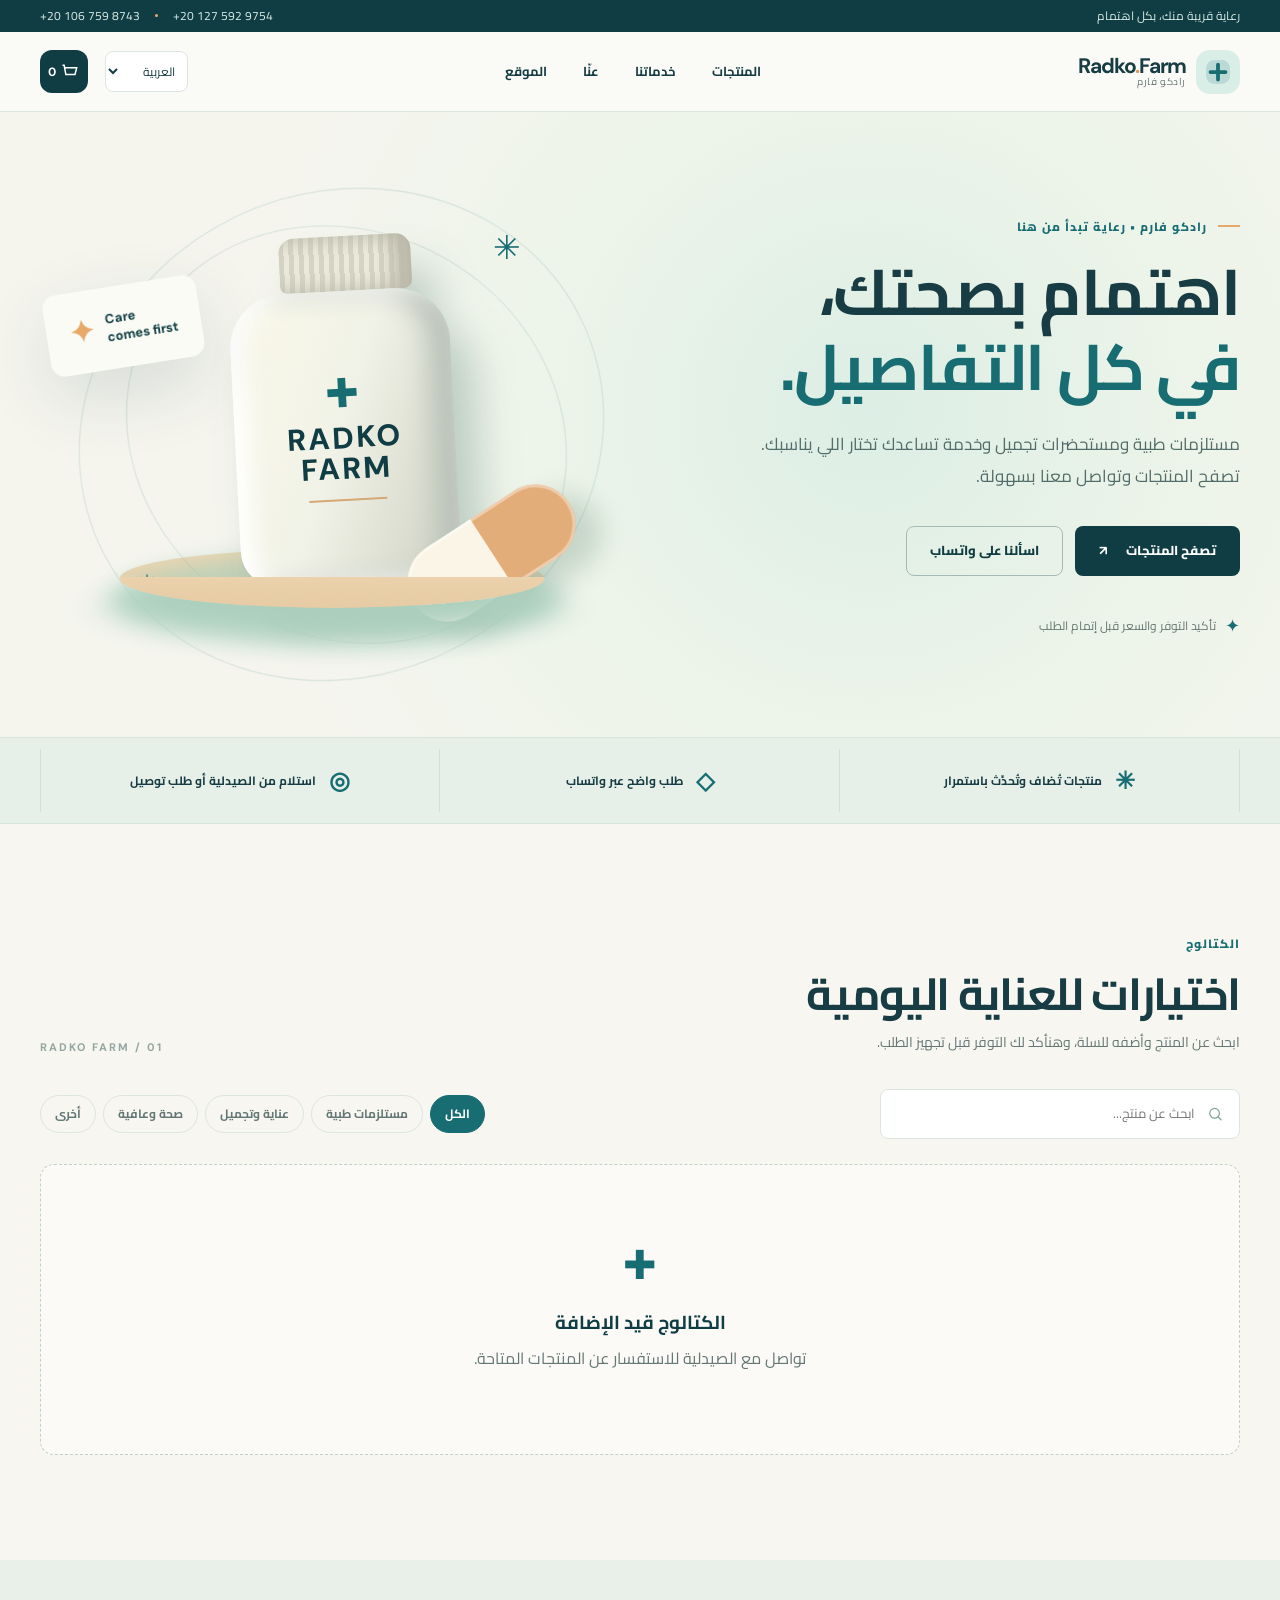
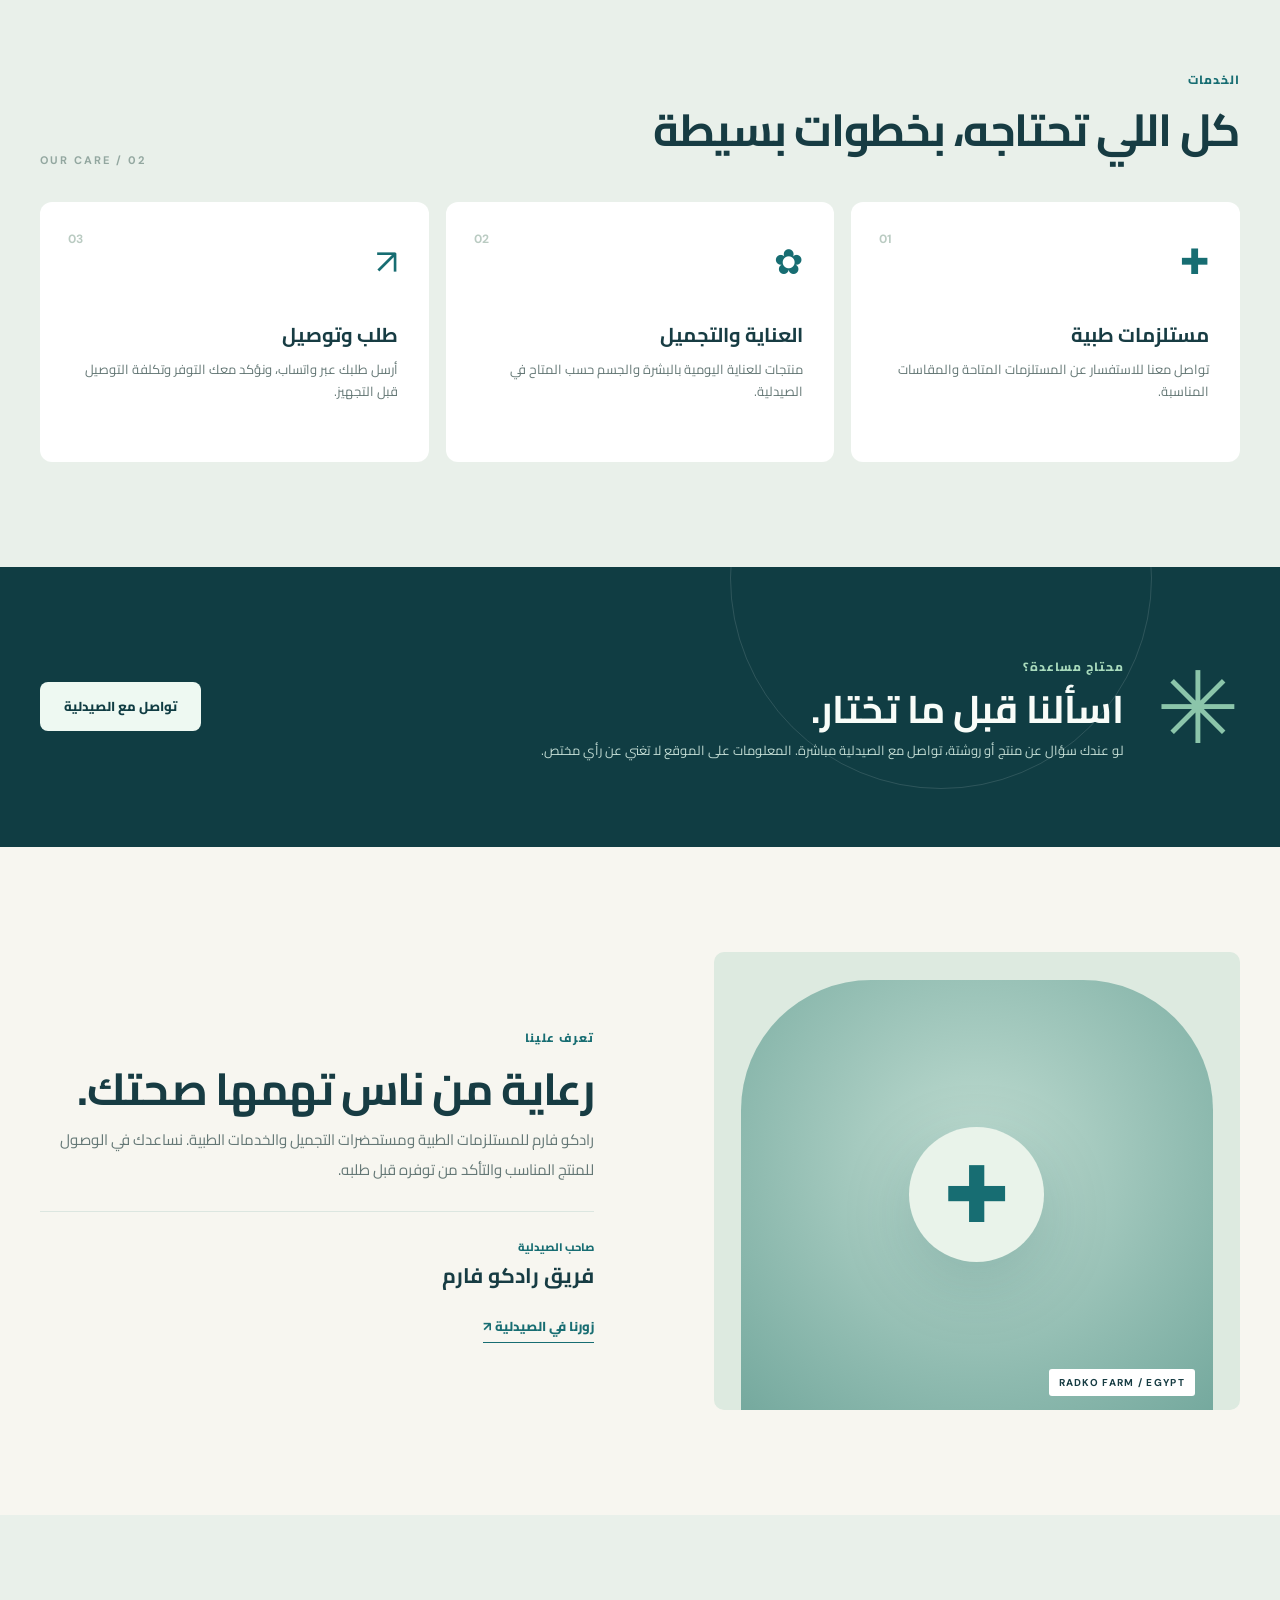
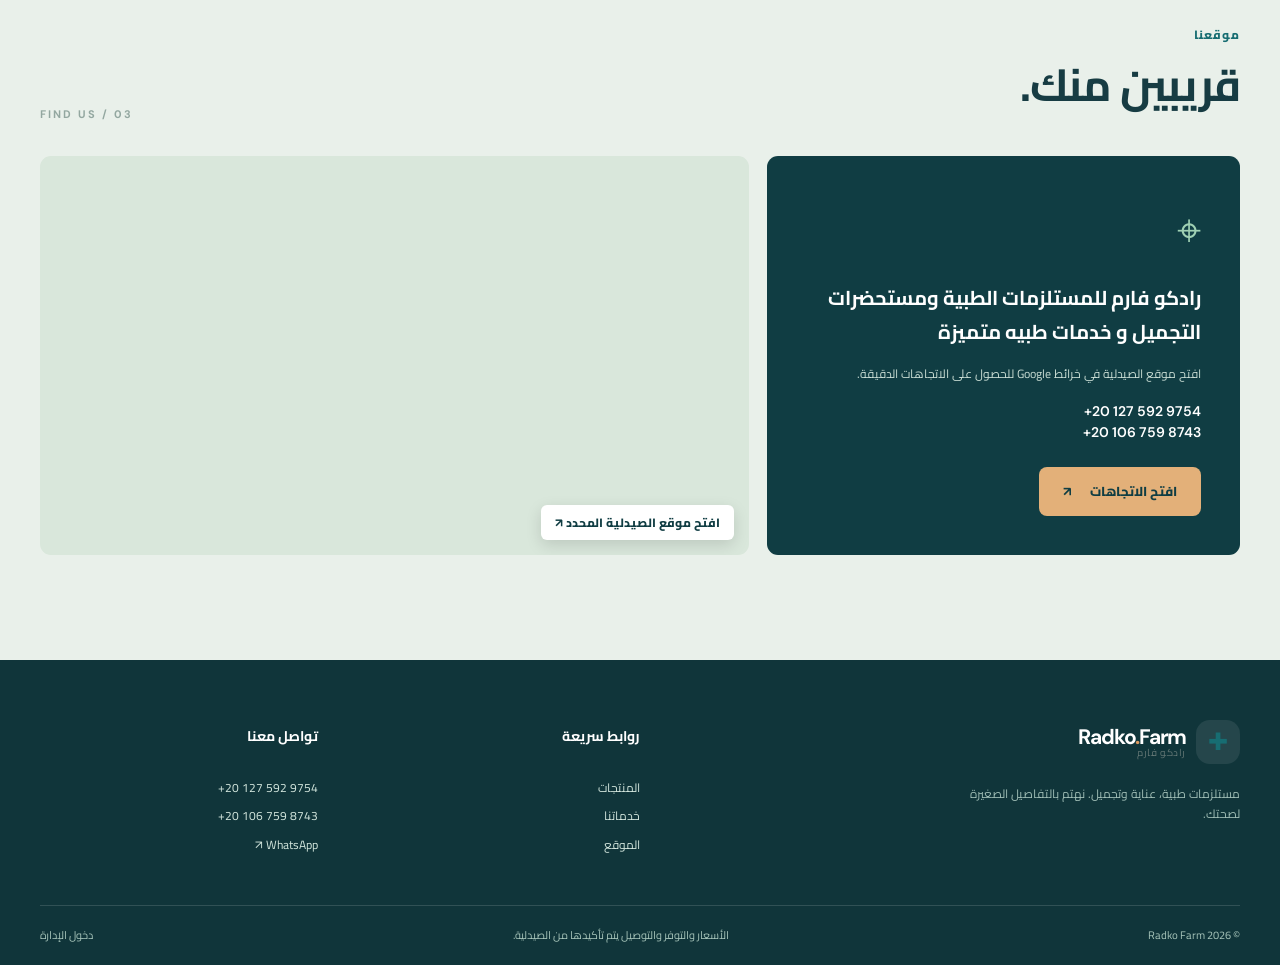
<file: index.html>
<!doctype html>
<html lang="ar" dir="rtl">
<head>
  <meta charset="utf-8">
  <meta name="viewport" content="width=device-width, initial-scale=1">
  <meta name="theme-color" content="#103d43">
  <meta name="description" content="Radko Farm — medical supplies, cosmetics and pharmacy assistance in Egypt. Browse the catalog and send an order via WhatsApp.">
  <title>Radko Farm | رادكو فارم</title>
  <link rel="icon" href="assets/favicon.svg" type="image/svg+xml">
  <link rel="preconnect" href="https://fonts.googleapis.com">
  <link rel="preconnect" href="https://fonts.gstatic.com" crossorigin>
  <link href="https://fonts.googleapis.com/css2?family=Cairo:wght@400;500;600;700;800&family=DM+Sans:wght@400;500;600;700&display=swap" rel="stylesheet">
  <link rel="stylesheet" href="styles.css">
  <script defer src="config.js"></script>
  <script defer src="app.js"></script>
</head>
<body>
  <a class="skip-link" href="#main">Skip to content</a>
  <div class="topline"><div class="container topline-inner"><span data-i18n="topline">رعاية قريبة منك، بكل اهتمام</span><div class="topline-links"><a href="tel:+201275929754" dir="ltr">+20 127 592 9754</a><span class="dot"></span><a href="tel:+201067598743" dir="ltr">+20 106 759 8743</a></div></div></div>
  <header class="header" id="top"><div class="container header-inner">
    <a href="#top" class="brand" aria-label="Radko Farm"><span class="brand-mark" aria-hidden="true"><svg viewBox="0 0 48 48"><rect x="8" y="8" width="32" height="32" rx="11" fill="currentColor" opacity=".15"/><path d="M24 14v20M14 24h20" stroke="currentColor" stroke-width="5" stroke-linecap="round"/></svg></span><span><strong>Radko<span class="brand-accent">.</span>Farm</strong><small>رادكو فارم</small></span></a>
    <nav class="nav" aria-label="Main navigation"><a href="#products" data-i18n="navProducts">المنتجات</a><a href="#services" data-i18n="navServices">خدماتنا</a><a href="#about" data-i18n="navAbout">عنّا</a><a href="#location" data-i18n="navLocation">الموقع</a></nav>
    <div class="header-actions"><label class="sr-only" for="language">Language</label><select id="language" class="language" aria-label="Language"><option value="ar">العربية</option><option value="en">English</option><option value="ru">Русский</option></select><button type="button" class="cart-trigger" id="cart-open" aria-label="Open cart"><svg viewBox="0 0 24 24" aria-hidden="true"><path d="M3 4h2l2 11h11l2-8H6M9 20h.01M18 20h.01"/></svg><span id="cart-count">0</span></button></div>
  </div></header>
  <main id="main">
    <section class="hero"><div class="container hero-grid"><div class="hero-copy"><div class="eyebrow"><span class="eyebrow-line"></span><span data-i18n="eyebrow">رادكو فارم • رعاية تبدأ من هنا</span></div><h1 data-i18n="heroTitle">اهتمام بصحتك،<br><em>في كل التفاصيل.</em></h1><p data-i18n="heroText">مستلزمات طبية ومستحضرات تجميل وخدمة تساعدك تختار اللي يناسبك. تصفح المنتجات وتواصل معنا بسهولة.</p><div class="hero-actions"><a class="btn btn-primary" href="#products"><span data-i18n="browse">تصفح المنتجات</span><span aria-hidden="true">↗</span></a><a class="btn btn-outline" href="https://wa.me/201275929754" target="_blank" rel="noopener noreferrer"><span data-i18n="askUs">اسألنا على واتساب</span></a></div><div class="hero-proof"><span class="proof-icon">✦</span><span data-i18n="heroNote">تأكيد التوفر والسعر قبل إتمام الطلب</span></div></div><div class="hero-art" aria-hidden="true"><div class="art-orbit orbit-one"></div><div class="art-orbit orbit-two"></div><div class="art-platform"></div><div class="art-bottle"><div class="bottle-lid"></div><div class="bottle-body"><span class="bottle-cross">✚</span><span class="bottle-name">RADKO<br>FARM</span><span class="bottle-line"></span></div></div><div class="art-card art-card-one"><span>✦</span><span>Care<br>comes first</span></div><div class="art-pill"><span></span><span></span></div><div class="art-spark spark-one">✳</div><div class="art-spark spark-two">✳</div><div class="art-floor"></div></div></div></section>
    <div class="trust-strip"><div class="container trust-grid"><div><span class="trust-glyph">✳</span><span data-i18n="trustOne">منتجات تُضاف وتُحدَّث باستمرار</span></div><div><span class="trust-glyph">◇</span><span data-i18n="trustTwo">طلب واضح عبر واتساب</span></div><div><span class="trust-glyph">◎</span><span data-i18n="trustThree">استلام من الصيدلية أو طلب توصيل</span></div></div></div>
    <section id="products" class="section products-section"><div class="container"><div class="section-top"><div><span class="section-kicker" data-i18n="catalogKicker">الكتالوج</span><h2 data-i18n="catalogTitle">اختيارات للعناية اليومية</h2><p data-i18n="catalogText">ابحث عن المنتج وأضفه للسلة، وهنأكد لك التوفر قبل تجهيز الطلب.</p></div><span class="section-number">01 / RADKO FARM</span></div><div class="catalog-tools"><div class="search-box"><svg viewBox="0 0 24 24" aria-hidden="true"><circle cx="11" cy="11" r="7"/><path d="m16 16 5 5"/></svg><input id="search" type="search" autocomplete="off" data-i18n-placeholder="searchPlaceholder" placeholder="ابحث عن منتج..." aria-label="Search products"></div><div class="filter-tabs" id="category-filters" aria-label="Categories"></div></div><div id="catalog-status" class="catalog-status" role="status"></div><div class="product-grid" id="product-grid"></div></div></section>
    <section id="services" class="section services-section"><div class="container"><div class="section-top"><div><span class="section-kicker" data-i18n="servicesKicker">الخدمات</span><h2 data-i18n="servicesTitle">كل اللي تحتاجه، بخطوات بسيطة</h2></div><span class="section-number">02 / OUR CARE</span></div><div class="service-grid"><article class="service-card"><span class="service-icon">✚</span><span class="service-index">01</span><h3 data-i18n="serviceOneTitle">مستلزمات طبية</h3><p data-i18n="serviceOneText">تواصل معنا للاستفسار عن المستلزمات المتاحة والمقاسات المناسبة.</p></article><article class="service-card"><span class="service-icon">✿</span><span class="service-index">02</span><h3 data-i18n="serviceTwoTitle">العناية والتجميل</h3><p data-i18n="serviceTwoText">منتجات للعناية اليومية بالبشرة والجسم حسب المتاح في الصيدلية.</p></article><article class="service-card"><span class="service-icon">↗</span><span class="service-index">03</span><h3 data-i18n="serviceThreeTitle">طلب وتوصيل</h3><p data-i18n="serviceThreeText">أرسل طلبك عبر واتساب، ونؤكد معك التوفر وتكلفة التوصيل قبل التجهيز.</p></article></div></div></section>
    <section class="banner"><div class="container banner-inner"><span class="banner-star" aria-hidden="true">✳</span><div><span class="section-kicker" data-i18n="bannerKicker">محتاج مساعدة؟</span><h2 data-i18n="bannerTitle">اسألنا قبل ما تختار.</h2><p data-i18n="bannerText">لو عندك سؤال عن منتج أو روشتة، تواصل مع الصيدلية مباشرة. المعلومات على الموقع لا تغني عن رأي مختص.</p></div><a class="btn btn-light" href="https://wa.me/201275929754" target="_blank" rel="noopener noreferrer" data-i18n="contactPharmacy">تواصل مع الصيدلية</a></div></section>
    <section id="about" class="section about-section"><div class="container about-grid"><div class="owner-image-wrap"><div class="owner-image" id="owner-image"><span class="owner-placeholder" aria-hidden="true">✚</span></div><span class="owner-image-caption">RADKO FARM / EGYPT</span></div><div class="about-copy"><span class="section-kicker" data-i18n="aboutKicker">تعرف علينا</span><h2 data-i18n="aboutTitle">رعاية من ناس تهمها صحتك.</h2><p data-i18n="aboutText">رادكو فارم للمستلزمات الطبية ومستحضرات التجميل والخدمات الطبية. نساعدك في الوصول للمنتج المناسب والتأكد من توفره قبل طلبه.</p><div class="about-divider"></div><span class="owner-label" data-i18n="ownerLabel">صاحب الصيدلية</span><strong id="owner-name" data-i18n="ownerDefault">فريق رادكو فارم</strong><a class="text-link" href="#location"><span data-i18n="visitUs">زورنا في الصيدلية</span> ↗</a></div></div></section>
    <section id="location" class="section location-section"><div class="container"><div class="section-top"><div><span class="section-kicker" data-i18n="locationKicker">موقعنا</span><h2 data-i18n="locationTitle">قريبين منك.</h2></div><span class="section-number">03 / FIND US</span></div><div class="location-grid"><div class="location-card"><span class="location-pin">⌖</span><h3>رادكو فارم للمستلزمات الطبية ومستحضرات التجميل و خدمات طبيه متميزة</h3><p data-i18n="locationDesc">افتح موقع الصيدلية في خرائط Google للحصول على الاتجاهات الدقيقة.</p><div class="location-phones"><a href="tel:+201275929754" dir="ltr">+20 127 592 9754</a><a href="tel:+201067598743" dir="ltr">+20 106 759 8743</a></div><a id="maps-link" class="btn btn-primary" href="https://maps.app.goo.gl/P6s7EeJ9SLahWybB9?g_st=atm" target="_blank" rel="noopener noreferrer"><span data-i18n="directions">افتح الاتجاهات</span> ↗</a></div><div class="map-wrap"><iframe id="map-frame" title="Radko Farm on Google Maps" loading="lazy" referrerpolicy="no-referrer-when-downgrade" allowfullscreen src="https://maps.google.com/maps?q=%D8%B1%D8%A7%D8%AF%D9%83%D9%88%20%D9%81%D8%A7%D8%B1%D9%85%20%D9%84%D9%84%D9%85%D8%B3%D8%AA%D9%84%D8%B2%D9%85%D8%A7%D8%AA%20%D8%A7%D9%84%D8%B7%D8%A8%D9%8A%D8%A9&amp;output=embed"></iframe><a class="map-overlay-link" href="https://maps.app.goo.gl/P6s7EeJ9SLahWybB9?g_st=atm" target="_blank" rel="noopener noreferrer" data-i18n="openExactPin">افتح موقع الصيدلية المحدد ↗</a></div></div></div></section>
  </main>
  <footer class="footer"><div class="container footer-grid"><div><a class="brand footer-brand" href="#top"><span class="brand-mark">✚</span><span><strong>Radko<span class="brand-accent">.</span>Farm</strong><small>رادكو فارم</small></span></a><p data-i18n="footerText">مستلزمات طبية، عناية وتجميل. نهتم بالتفاصيل الصغيرة لصحتك.</p></div><div><h3 data-i18n="footerLinks">روابط سريعة</h3><a href="#products" data-i18n="navProducts">المنتجات</a><a href="#services" data-i18n="navServices">خدماتنا</a><a href="#location" data-i18n="navLocation">الموقع</a></div><div><h3 data-i18n="footerContact">تواصل معنا</h3><a href="tel:+201275929754" dir="ltr">+20 127 592 9754</a><a href="tel:+201067598743" dir="ltr">+20 106 759 8743</a><a href="https://wa.me/201275929754" target="_blank" rel="noopener noreferrer">WhatsApp ↗</a></div></div><div class="container footer-bottom"><span>© <span id="year"></span> Radko Farm</span><span data-i18n="footerDisclaimer">الأسعار والتوفر والتوصيل يتم تأكيدها من الصيدلية.</span><a href="admin.html" data-i18n="adminLink">دخول الإدارة</a></div></footer>
  <div class="drawer-backdrop" id="drawer-backdrop" hidden></div><aside class="cart-drawer" id="cart-drawer" role="dialog" aria-modal="true" aria-labelledby="cart-title" aria-hidden="true"><div class="drawer-head"><div><span class="section-kicker" data-i18n="yourOrder">طلبك</span><h2 id="cart-title" data-i18n="cartTitle">سلة المشتريات</h2></div><button type="button" id="cart-close" class="icon-button" aria-label="Close cart">×</button></div><div id="cart-items" class="cart-items"></div><div class="checkout-panel"><div class="total-row"><span data-i18n="subtotal">المنتجات</span><strong id="subtotal">0 EGP</strong></div><label for="delivery-zone" data-i18n="deliveryMethod">طريقة الاستلام</label><select id="delivery-zone"><option value="pickup" data-i18n="pickup">استلام من الصيدلية</option><option value="near" data-i18n="deliveryNear">توصيل قريب (تقديري)</option><option value="far" data-i18n="deliveryFar">توصيل أبعد (تقديري)</option></select><div class="total-row"><span data-i18n="deliveryFee">توصيل تقديري</span><strong id="delivery-fee">0 EGP</strong></div><p class="estimate-note" data-i18n="estimateNote">التكلفة تقديرية. الصيدلية تؤكد العنوان والتكلفة النهائية قبل تجهيز الطلب.</p><div class="total-row grand"><span data-i18n="estimatedTotal">الإجمالي التقديري</span><strong id="grand-total">0 EGP</strong></div><form id="checkout-form"><label for="customer-name" data-i18n="yourName">الاسم</label><input id="customer-name" required maxlength="80" autocomplete="name" data-i18n-placeholder="namePlaceholder" placeholder="اسمك"><label for="customer-phone" data-i18n="yourPhone">رقم الهاتف</label><input id="customer-phone" type="tel" required maxlength="25" autocomplete="tel" pattern="[+0-9()\s-]{7,25}" dir="ltr" placeholder="+20 ..."><label for="customer-address" data-i18n="address">العنوان أو تفاصيل الاستلام</label><textarea id="customer-address" maxlength="300" rows="2" data-i18n-placeholder="addressPlaceholder" placeholder="المنطقة، الشارع، علامة مميزة"></textarea><button type="submit" class="btn btn-primary checkout-button" data-i18n="sendWhatsApp">إرسال الطلب عبر واتساب ↗</button><button type="button" class="btn btn-telegram checkout-button" id="send-telegram" hidden data-i18n="sendTelegram">إرسال عبر تيليجرام ↗</button></form><p class="checkout-note" data-i18n="checkoutNote">سيُفتح تطبيق المراسلة برسالة جاهزة. يُرسل الطلب بعد ضغط زر الإرسال هناك. لا يتم الدفع على الموقع.</p></div></aside>
  <div id="toast" class="toast" role="status" aria-live="polite"></div>
</body></html>
</file>
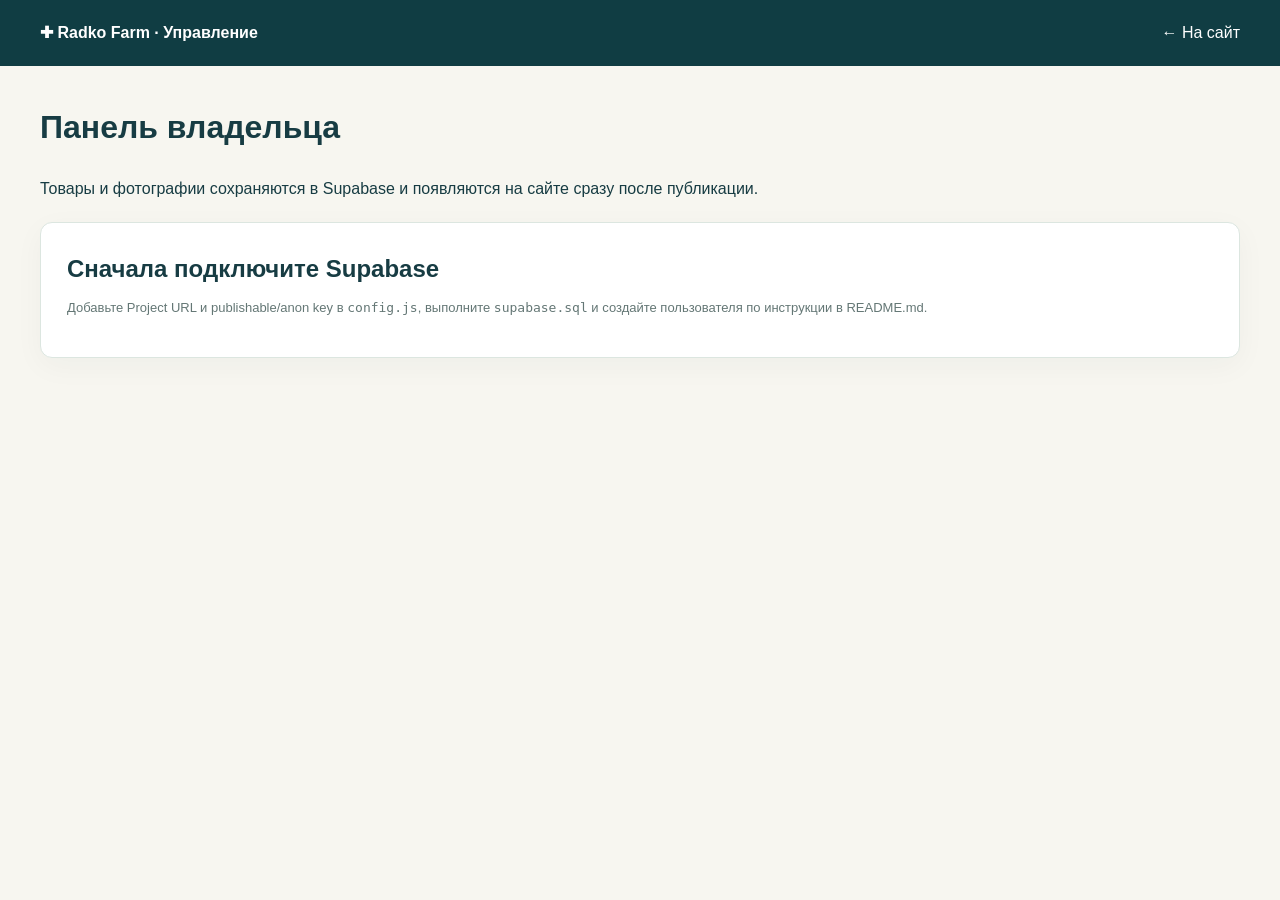
<file: admin.html>
<!doctype html><html lang="ru"><head><meta charset="utf-8"><meta name="viewport" content="width=device-width, initial-scale=1"><meta name="robots" content="noindex,nofollow"><title>Управление | Radko Farm</title><link rel="icon" href="assets/favicon.svg" type="image/svg+xml"><link rel="stylesheet" href="styles.css"><script defer src="config.js"></script><script defer src="admin.js"></script></head><body class="admin-page" dir="ltr"><header class="admin-header"><div class="container"><strong>✚ Radko Farm · Управление</strong><a href="index.html">← На сайт</a></div></header><main class="container admin-main"><h1>Панель владельца</h1><p>Товары и фотографии сохраняются в Supabase и появляются на сайте сразу после публикации.</p><div id="admin-config-error" class="admin-card admin-hidden"><h2>Сначала подключите Supabase</h2><p>Добавьте Project URL и publishable/anon key в <code>config.js</code>, выполните <code>supabase.sql</code> и создайте пользователя по инструкции в README.md.</p></div><section id="login-panel" class="admin-card"><h2>Вход</h2><p>Войдите под учётной записью, добавленной в таблицу <code>admin_users</code>.</p><form id="login-form" class="admin-form"><label>Email<input id="login-email" type="email" autocomplete="username" required></label><label>Пароль<input id="login-password" type="password" autocomplete="current-password" required></label><button class="btn btn-primary full" type="submit">Войти</button></form></section><div id="admin-panel" class="admin-hidden"><section class="admin-card"><div style="display:flex;justify-content:space-between;align-items:center;gap:12px"><h2>Товары</h2><button id="logout" class="btn btn-outline" type="button">Выйти</button></div><p>Добавьте названия на трёх языках. Цена в египетских фунтах. Если цена неизвестна, оставьте поле пустым и клиент увидит «по запросу».</p><form id="product-form" class="admin-form"><input id="product-id" type="hidden"><label>Название — العربية *<input id="name-ar" required maxlength="150" dir="rtl"></label><label>Название — English *<input id="name-en" required maxlength="150"></label><label>Название — Русский *<input id="name-ru" required maxlength="150"></label><label>Категория<select id="product-category"><option value="medical">Медицинские товары</option><option value="skincare">Косметика и уход</option><option value="wellness">Для здоровья</option><option value="other">Прочее</option></select></label><label class="full">Описание — العربية<textarea id="description-ar" rows="2" maxlength="500" dir="rtl"></textarea></label><label class="full">Описание — English<textarea id="description-en" rows="2" maxlength="500"></textarea></label><label class="full">Описание — Русский<textarea id="description-ru" rows="2" maxlength="500"></textarea></label><label>Цена (EGP)<input id="product-price" type="number" inputmode="decimal" min="0" max="999999" step="0.01" placeholder="Пусто = по запросу"></label><label>Фотография товара (JPG, PNG, WebP; до 3 МБ)<input id="product-image" type="file" accept="image/jpeg,image/png,image/webp"></label><label><input id="product-available" type="checkbox" checked> Есть в наличии</label><label><input id="product-active" type="checkbox" checked> Показывать на сайте</label><div class="full"><button class="btn btn-primary" type="submit" id="product-save">Сохранить товар</button> <button class="btn btn-outline" type="button" id="product-reset">Новый товар</button></div></form><p class="admin-message" id="product-message" role="status"></p><h3>Список товаров</h3><div id="admin-products" class="admin-products"></div></section><section class="admin-card"><h2>Владелец аптеки</h2><p>Укажите имя на трёх языках и загрузите портрет. Фото станет видно на главной странице.</p><form id="owner-form" class="admin-form"><label>Имя — العربية<input id="owner-ar" maxlength="150" dir="rtl"></label><label>Имя — English<input id="owner-en" maxlength="150"></label><label>Имя — Русский<input id="owner-ru" maxlength="150"></label><label>Фото (JPG, PNG, WebP; до 3 МБ)<input id="owner-photo" type="file" accept="image/jpeg,image/png,image/webp"></label><img class="admin-preview" id="owner-preview" alt="Текущий портрет" hidden><div class="full"><button class="btn btn-primary" type="submit">Сохранить профиль</button></div></form><p class="admin-message" id="owner-message" role="status"></p></section></div></main></body></html>
</file>
<file: styles.css>
:root{--ink:#173c43;--deep:#103d43;--teal:#176d72;--mint:#bce6dc;--cream:#f7f6f0;--line:#dce6e0;--muted:#647775;--orange:#e6a96a;--white:#fff;--shadow:0 24px 70px rgba(13,55,58,.13)}*{box-sizing:border-box}html{scroll-behavior:smooth;scroll-padding-top:88px}body{margin:0;background:var(--cream);color:var(--ink);font-family:Cairo,'DM Sans',sans-serif;line-height:1.65}body[dir=ltr]{font-family:'DM Sans',Cairo,sans-serif}button,input,textarea,select{font:inherit}button{cursor:pointer}a{color:inherit;text-decoration:none}svg{width:24px;height:24px;fill:none;stroke:currentColor;stroke-width:1.8}.container{width:min(1200px,calc(100% - 48px));margin-inline:auto}.sr-only{position:absolute;width:1px;height:1px;padding:0;margin:-1px;overflow:hidden;clip:rect(0,0,0,0);white-space:nowrap;border:0}.skip-link{position:absolute;z-index:1000;top:-100px;background:#fff;padding:10px}.skip-link:focus{top:5px}a:focus-visible,button:focus-visible,input:focus-visible,select:focus-visible,textarea:focus-visible{outline:3px solid var(--orange);outline-offset:3px}.topline{background:var(--deep);color:#d8ebe5;font-size:12px}.topline-inner{min-height:32px;display:flex;align-items:center;justify-content:space-between;gap:16px}.topline-links{display:flex;align-items:center;gap:15px}.dot{background:var(--orange);height:3px;width:3px;border-radius:50%}.header{background:rgba(250,250,246,.96);border-bottom:1px solid var(--line);position:sticky;top:0;z-index:30;backdrop-filter:blur(16px)}.header-inner{min-height:79px;display:flex;align-items:center;justify-content:space-between;gap:25px}.brand{display:flex;align-items:center;gap:10px;line-height:1.08;white-space:nowrap}.brand-mark{display:grid;place-items:center;width:44px;height:44px;background:#d9eee7;color:var(--teal);border-radius:14px;font-size:24px}.brand-mark svg{width:36px;height:36px;stroke:none}.brand strong{display:block;direction:ltr;font-family:'DM Sans',sans-serif;font-size:21px;letter-spacing:-1.1px}.brand small{display:block;color:var(--muted);font-size:10px;letter-spacing:.6px}.brand-accent{color:#db9960}.nav{display:flex;gap:36px;font-size:13px;font-weight:700}.nav a{transition:color .2s}.nav a:hover{color:var(--teal)}.header-actions{display:flex;align-items:center;gap:17px}.language{border:1px solid var(--line);border-radius:8px;background:#fff;padding:7px 8px;color:var(--ink);font-size:12px;max-width:100px}.cart-trigger{border:0;background:var(--deep);color:#fff;border-radius:12px;min-width:48px;height:43px;display:flex;align-items:center;justify-content:center;gap:4px}.cart-trigger svg{width:20px;height:20px}.cart-trigger span{font:700 12px 'DM Sans',sans-serif}.hero{background:radial-gradient(circle at 68% 48%,#dceee5 0,#edf4e9 35%,#f5f5ee 67%);overflow:hidden}.hero-grid{min-height:625px;display:grid;grid-template-columns:1fr 1fr;align-items:center;gap:55px}.hero-copy{padding-block:75px;position:relative;z-index:2}.eyebrow,.section-kicker{display:inline-flex;align-items:center;gap:11px;color:var(--teal);font-size:12px;font-weight:800;letter-spacing:1px}.eyebrow-line{width:22px;height:2px;background:var(--orange)}h1,h2,h3,p{margin-top:0}.hero h1{font-size:clamp(43px,5vw,75px);line-height:1.16;letter-spacing:-2.6px;margin:19px 0 24px;max-width:650px}body[dir=rtl] .hero h1{letter-spacing:-1.2px}.hero h1 em{font-style:normal;color:var(--teal)}.hero-copy>p{max-width:510px;color:#526c6a;font-size:17px;line-height:1.9}.hero-actions{display:flex;gap:12px;flex-wrap:wrap;margin-top:34px}.btn{border:1px solid transparent;border-radius:8px;padding:13px 23px;display:inline-flex;justify-content:center;align-items:center;gap:18px;font-size:13px;font-weight:800;min-height:49px;transition:transform .2s,background .2s,box-shadow .2s}.btn:hover{transform:translateY(-3px);box-shadow:0 10px 24px rgba(13,55,58,.14)}.btn-primary{background:var(--deep);color:#fff}.btn-outline{border-color:#a5bab5;color:var(--deep);background:transparent}.btn-light{background:#eef9f2;color:var(--deep);white-space:nowrap}.hero-proof{display:flex;gap:9px;align-items:center;font-size:12px;color:var(--muted);margin-top:35px}.proof-icon{color:var(--teal);font-size:18px}.hero-art{height:555px;position:relative;perspective:1000px;transform-style:preserve-3d;direction:ltr}.art-orbit{position:absolute;border:1px solid rgba(56,126,115,.17);border-radius:50%;inset:45px 5px 25px 35px;transform:rotate(-24deg)}.orbit-two{inset:85px 40px 65px 80px;transform:rotate(31deg)}.art-platform{position:absolute;left:13%;bottom:58px;width:78%;height:91px;border-radius:50%;background:#a8d1c0;filter:blur(11px);opacity:.65}.art-floor{position:absolute;left:14%;bottom:70px;width:74%;height:110px;background:linear-gradient(#f0d9b4,#e6cba4);transform:rotateX(67deg);border-radius:50%;box-shadow:0 42px 45px #accfbd}.art-bottle{position:absolute;z-index:3;width:220px;height:350px;left:34%;top:89px;filter:drop-shadow(23px 34px 20px rgba(30,82,73,.25));animation:float 6s ease-in-out infinite}.bottle-lid{height:55px;width:132px;margin:auto;background:repeating-linear-gradient(90deg,#d5d4c4 0 5px,#ebe9db 5px 10px);border-radius:15px 15px 8px 8px;box-shadow:inset -16px 0 20px #b9b7a7;transform:rotate(-3deg)}.bottle-body{height:292px;width:220px;border-radius:54px 54px 36px 36px;background:linear-gradient(110deg,#f8f7e9 10%,#f1f2e7 48%,#cbcfc1);box-shadow:inset 14px 0 24px #fff,inset -21px 0 27px #b9c1b8;display:flex;flex-direction:column;align-items:center;justify-content:center;transform:rotate(-3deg)}.bottle-cross{color:var(--teal);font-size:40px;line-height:1}.bottle-name{font:800 30px/1.02 'DM Sans',sans-serif;letter-spacing:3px;text-align:center;color:var(--deep);margin-top:10px}.bottle-line{width:78px;height:2px;background:#d5a875;margin-top:15px}.art-card{position:absolute;z-index:5;top:138px;left:1%;background:#f9fbf4;padding:20px 23px;border-radius:14px;box-shadow:var(--shadow);transform:rotate(-9deg);display:flex;gap:12px;align-items:center;color:var(--deep);font:700 13px/1.4 'DM Sans',sans-serif;animation:float 7s ease-in-out infinite reverse}.art-card>span:first-child{font-size:30px;color:var(--orange)}.art-pill{position:absolute;z-index:4;right:5%;bottom:109px;width:185px;height:80px;border-radius:45px;background:#e3ad79;transform:rotate(-33deg);box-shadow:17px 22px 26px #7b9c8b55;overflow:hidden;animation:float 7s ease-in-out infinite}.art-pill span:first-child{position:absolute;background:#faf5e6;width:50%;height:100%;left:0}.art-pill span:last-child{position:absolute;inset:0;border:3px solid #ffffff60;border-radius:inherit}.art-spark{position:absolute;color:var(--teal);font-size:33px}.spark-one{top:73px;right:16%;animation:spin 12s linear infinite}.spark-two{bottom:98px;left:17%;font-size:24px;animation:spin 15s linear infinite reverse}@keyframes float{50%{transform:translateY(-13px) rotate(2deg)}}@keyframes spin{to{transform:rotate(360deg)}}.trust-strip{background:#e6f0e9;border-top:1px solid #d7e6dc;border-bottom:1px solid #d7e6dc}.trust-grid{display:grid;grid-template-columns:repeat(3,1fr);min-height:85px;align-items:center}.trust-grid>div{display:flex;align-items:center;justify-content:center;gap:13px;font-size:12px;font-weight:700;padding:12px;border-inline-start:1px solid #d1e1d7}.trust-grid>div:last-child{border-inline-end:1px solid #d1e1d7}.trust-glyph{font-size:24px;color:var(--teal)}.section{padding:105px 0}.section-top{display:flex;justify-content:space-between;align-items:end;gap:20px;margin-bottom:35px}.section-top h2,.about-copy h2{font-size:clamp(30px,3.5vw,47px);line-height:1.3;letter-spacing:-1.3px;margin:10px 0 7px}.section-top p{color:var(--muted);margin:0;font-size:14px}.section-number{font:700 11px 'DM Sans',sans-serif;letter-spacing:2px;color:#93a7a0;white-space:nowrap}.catalog-tools{display:flex;gap:15px;align-items:center;justify-content:space-between;margin:35px 0 25px;flex-wrap:wrap}.search-box{height:50px;min-width:250px;width:min(360px,100%);display:flex;align-items:center;gap:10px;background:#fff;border:1px solid var(--line);border-radius:8px;padding:0 15px}.search-box svg{width:18px;height:18px;color:#83a39b}.search-box input{width:100%;border:0;outline:0;background:transparent;color:var(--ink);font-size:13px}.filter-tabs{display:flex;gap:7px;flex-wrap:wrap}.filter-tabs button{border:1px solid var(--line);background:transparent;border-radius:20px;padding:8px 14px;color:var(--muted);font-size:12px;font-weight:700}.filter-tabs button.active{color:#fff;background:var(--teal);border-color:var(--teal)}.catalog-status{color:var(--muted);font-size:13px;margin-bottom:14px}.product-grid{display:grid;grid-template-columns:repeat(4,minmax(0,1fr));gap:18px}.product-card{background:#fff;border:1px solid #e6ebe4;border-radius:13px;overflow:hidden;transition:transform .25s,box-shadow .25s;min-width:0}.product-card:hover{transform:translateY(-6px);box-shadow:var(--shadow)}.product-visual{height:210px;background:#e5eee7;display:grid;place-items:center;overflow:hidden;position:relative}.product-visual img{width:100%;height:100%;object-fit:cover}.product-placeholder{font-size:62px;color:#8cb9a7}.product-info{padding:17px}.product-category{font-size:10px;color:var(--teal);font-weight:800;text-transform:uppercase;letter-spacing:.6px}.product-card h3{font-size:17px;line-height:1.45;margin:8px 0 5px;min-height:48px}.product-description{font-size:12px;color:var(--muted);line-height:1.55;min-height:38px;margin-bottom:12px}.product-bottom{display:flex;align-items:center;justify-content:space-between;gap:8px}.product-price{font-size:17px;color:var(--deep);font-weight:800}.add-button{background:var(--deep);color:#fff;border:0;border-radius:7px;width:35px;height:35px;font-size:23px;line-height:1}.empty-state{grid-column:1/-1;text-align:center;padding:67px 20px;border:1px dashed #bdd2c7;border-radius:14px;color:var(--muted);background:#ffffff77}.empty-state span{display:block;color:var(--teal);font-size:40px;margin-bottom:10px}.empty-state h3{color:var(--deep);margin:0 0 6px}.services-section{background:#e9f0ea}.service-grid{display:grid;grid-template-columns:repeat(3,1fr);gap:17px}.service-card{background:#fff;border-radius:12px;padding:31px;min-height:260px;position:relative;overflow:hidden;transition:transform .25s}.service-card:hover{transform:translateY(-5px)}.service-icon{font-size:35px;color:var(--teal)}.service-index{position:absolute;top:29px;inset-inline-end:28px;color:#bacbc2;font:700 12px 'DM Sans',sans-serif}.service-card h3{font-size:20px;margin:28px 0 8px}.service-card p{color:var(--muted);font-size:13px;margin:0}.banner{background:var(--deep);color:#f8fcf8;position:relative;overflow:hidden}.banner:before{content:"";position:absolute;width:420px;height:420px;border:1px solid #ffffff20;border-radius:50%;top:-200px;inset-inline-start:10%}.banner-inner{display:flex;align-items:center;gap:32px;min-height:280px;position:relative}.banner-star{font-size:100px;color:#8bc5aa;line-height:1;animation:spin 32s linear infinite}.banner .section-kicker{color:#a8dabc}.banner h2{font-size:clamp(27px,3vw,42px);line-height:1.2;margin:8px 0}.banner p{color:#c1dbd3;max-width:630px;font-size:13px;margin:0}.banner .btn{margin-inline-start:auto}.about-grid{display:grid;grid-template-columns:.95fr 1fr;align-items:center;gap:10%}.owner-image-wrap{position:relative;background:#ddeae0;padding:28px 27px 0;border-radius:10px}.owner-image{height:430px;background:radial-gradient(circle at 50% 40%,#bedbd0,#75a99e);border-radius:130px 130px 0 0;overflow:hidden;display:grid;place-items:center}.owner-image img{width:100%;height:100%;object-fit:cover;object-position:center}.owner-placeholder{display:grid;place-items:center;width:135px;height:135px;border-radius:50%;background:#e9f3ea;color:var(--teal);font-size:78px;box-shadow:0 20px 70px #0d4f5233}.owner-image-caption{position:absolute;bottom:14px;inset-inline-start:45px;background:#fff;padding:7px 10px;border-radius:3px;font:700 10px 'DM Sans',sans-serif;letter-spacing:1.3px}.about-copy>p{font-size:15px;color:var(--muted);line-height:2}.about-divider{height:1px;background:var(--line);margin:26px 0}.owner-label{font-size:11px;color:var(--teal);font-weight:800;display:block}.about-copy strong{font-size:21px;display:block;margin:3px 0 18px}.text-link{font-size:13px;color:var(--teal);font-weight:800;border-bottom:1px solid var(--teal);padding-bottom:4px}.location-section{background:#e9f0ea}.location-grid{display:grid;grid-template-columns:.8fr 1.2fr;gap:18px}.location-card{background:var(--deep);color:#fff;padding:39px;border-radius:11px;min-height:345px}.location-pin{font-size:43px;color:#9fd0b3}.location-card h3{font-size:20px;line-height:1.7;margin:15px 0}.location-card p{font-size:12px;color:#c9ddd4}.location-phones{display:flex;flex-direction:column;align-items:flex-start;gap:3px;margin:18px 0}.location-phones a{font:600 14px 'DM Sans',sans-serif}.location-card .btn{background:#e3b079;color:var(--deep);margin-top:8px}.map-wrap{position:relative;border-radius:11px;overflow:hidden;background:#d9e7db;min-height:345px}.map-wrap iframe{border:0;width:100%;height:100%;position:absolute;inset:0}.map-overlay-link{position:absolute;bottom:15px;inset-inline-start:15px;background:#fff;color:var(--deep);border-radius:6px;padding:8px 14px;box-shadow:0 5px 16px #0002;font-size:12px;font-weight:800}.footer{background:#10353a;color:#d3e6dd;padding-top:60px}.footer-grid{display:grid;grid-template-columns:2fr 1fr 1fr;gap:45px;padding-bottom:50px}.footer-brand{color:#fff}.footer .brand-mark{background:#ffffff16}.footer p{color:#9fbdb5;font-size:12px;max-width:300px;margin-top:20px}.footer h3{color:#fff;font-size:14px;margin:5px 0 20px}.footer-grid>div:not(:first-child){display:flex;flex-direction:column;align-items:flex-start;gap:9px;font-size:12px}.footer-bottom{border-top:1px solid #ffffff23;min-height:60px;display:flex;align-items:center;justify-content:space-between;gap:15px;font-size:11px;color:#a7c5ba}.drawer-backdrop{position:fixed;inset:0;background:#102d30a8;z-index:60}.drawer-backdrop[hidden]{display:none}.cart-drawer{position:fixed;z-index:61;top:0;bottom:0;inset-inline-end:0;width:min(460px,100vw);background:#f9faf6;box-shadow:var(--shadow);transform:translateX(110%);transition:transform .3s;display:flex;flex-direction:column;visibility:hidden}.cart-drawer.open{transform:translateX(0);visibility:visible}body[dir=rtl] .cart-drawer{transform:translateX(-110%)}body[dir=rtl] .cart-drawer.open{transform:translateX(0)}.drawer-head{display:flex;justify-content:space-between;align-items:center;padding:22px 25px;border-bottom:1px solid var(--line)}.drawer-head h2{font-size:23px;margin:4px 0 0}.icon-button{border:0;background:#e8f0e9;border-radius:8px;width:35px;height:35px;font-size:25px}.cart-items{padding:20px 25px;overflow:auto;flex:1;min-height:80px}.cart-item{border-bottom:1px solid var(--line);padding:13px 0;display:flex;justify-content:space-between;gap:12px}.cart-item strong{font-size:14px}.cart-item small{display:block;color:var(--muted);font-size:11px}.qty-controls{display:flex;align-items:center;gap:8px}.qty-controls button{border:1px solid var(--line);background:#fff;border-radius:5px;width:26px;height:26px}.checkout-panel{border-top:1px solid var(--line);padding:20px 25px;overflow:auto;max-height:69vh;background:#fff}.total-row{display:flex;justify-content:space-between;align-items:center;font-size:13px;margin-bottom:9px}.grand{border-top:1px solid var(--line);padding-top:12px;font-size:16px}.estimate-note,.checkout-note{font-size:10px;line-height:1.5;color:var(--muted)}.checkout-panel label{display:block;font-weight:700;font-size:11px;margin:9px 0 4px}.checkout-panel input,.checkout-panel select,.checkout-panel textarea,.admin-form input,.admin-form select,.admin-form textarea{width:100%;border:1px solid #cdded4;background:#fff;border-radius:7px;padding:10px 12px;color:var(--ink);outline-color:var(--teal);font-size:13px}.checkout-panel textarea{resize:vertical}.checkout-button{width:100%;margin-top:13px}.btn-telegram{background:#2389ba;color:#fff}.toast{position:fixed;z-index:100;bottom:20px;left:50%;transform:translate(-50%,80px);opacity:0;background:var(--deep);color:#fff;padding:12px 20px;border-radius:9px;box-shadow:var(--shadow);transition:.3s;pointer-events:none;font-size:13px;max-width:calc(100vw - 32px)}.toast.show{transform:translate(-50%,0);opacity:1}.admin-page{min-height:100vh}.admin-header{background:var(--deep);color:white;padding:20px 0}.admin-header .container{display:flex;justify-content:space-between;align-items:center;gap:20px}.admin-header a{color:#fff}.admin-main{padding:35px 0 85px}.admin-card{background:#fff;border:1px solid var(--line);border-radius:12px;padding:26px;margin:20px 0;box-shadow:0 8px 30px #123b3d0a}.admin-card h2{font-size:24px;margin-bottom:8px}.admin-card p{color:var(--muted);font-size:13px}.admin-form{display:grid;grid-template-columns:repeat(2,1fr);gap:15px}.admin-form label{font-size:12px;font-weight:700;display:block}.admin-form label input,.admin-form label select,.admin-form label textarea{margin-top:5px}.admin-form .full{grid-column:1/-1}.admin-form .btn{justify-self:start}.admin-products{display:grid;gap:8px}.admin-product-row{display:flex;justify-content:space-between;align-items:center;gap:12px;border-bottom:1px solid var(--line);padding:9px}.admin-product-row button{border:1px solid var(--line);background:white;border-radius:6px;padding:5px 10px;margin:3px}.admin-message{color:var(--teal);font-size:13px;min-height:20px}.admin-preview{width:120px;height:120px;object-fit:cover;border-radius:8px;background:#e5efe7}.admin-hidden{display:none!important}@media(max-width:1000px){.nav{gap:17px}.product-grid{grid-template-columns:repeat(3,1fr)}.hero-grid{gap:10px}.art-bottle{left:31%}}@media(max-width:750px){.container{width:min(100% - 32px,1200px)}.topline-inner{font-size:10px}.topline-links a:nth-of-type(2),.topline-links .dot{display:none}.header-inner{min-height:68px}.nav{display:none}.hero-grid{grid-template-columns:1fr;gap:0}.hero-copy{padding:57px 0 0}.hero h1{font-size:clamp(42px,9vw,65px)}.hero-art{height:390px;max-width:500px;width:100%;margin:auto;transform:scale(.82);transform-origin:center top;margin-bottom:-55px}.art-bottle{top:45px}.art-card{top:100px}.art-orbit{inset:0}.art-floor{bottom:35px}.art-platform{bottom:20px}.art-pill{bottom:80px}.trust-grid{grid-template-columns:1fr}.trust-grid>div{justify-content:flex-start;min-height:50px;border:0!important;border-bottom:1px solid #d1e1d7!important}.section{padding:70px 0}.section-number{display:none}.product-grid{grid-template-columns:repeat(2,1fr)}.service-grid,.about-grid,.location-grid{grid-template-columns:1fr}.banner-inner{min-height:auto;padding:45px 0;align-items:flex-start;flex-wrap:wrap}.banner-star{font-size:64px}.banner .btn{margin-inline-start:0}.owner-image-wrap{max-width:480px}.footer-grid{grid-template-columns:1fr 1fr}.footer-grid>div:first-child{grid-column:1/-1}.footer-bottom{flex-wrap:wrap;padding-block:18px}.catalog-tools{align-items:stretch}.search-box{width:100%}}@media(max-width:480px){.brand strong{font-size:17px}.brand-mark{width:37px;height:37px}.header-actions{gap:8px}.language{width:79px;font-size:11px}.hero-art{margin-inline-start:-11%;width:120%;transform:scale(.75);margin-bottom:-105px}.hero-actions .btn{flex:1;min-width:150px;padding:11px}.product-grid{gap:10px}.product-visual{height:145px}.product-info{padding:12px}.product-card h3{font-size:14px;min-height:42px}.product-price{font-size:13px}.service-card{min-height:0}.footer-grid{gap:25px}.location-card{padding:26px}.admin-form{grid-template-columns:1fr}}@media(prefers-reduced-motion:reduce){*,*:before,*:after{animation-duration:.01ms!important;transition-duration:.01ms!important;scroll-behavior:auto!important}}

.admin-form input[type="checkbox"]{width:auto;margin-inline-end:7px;accent-color:var(--teal)}
</file>
